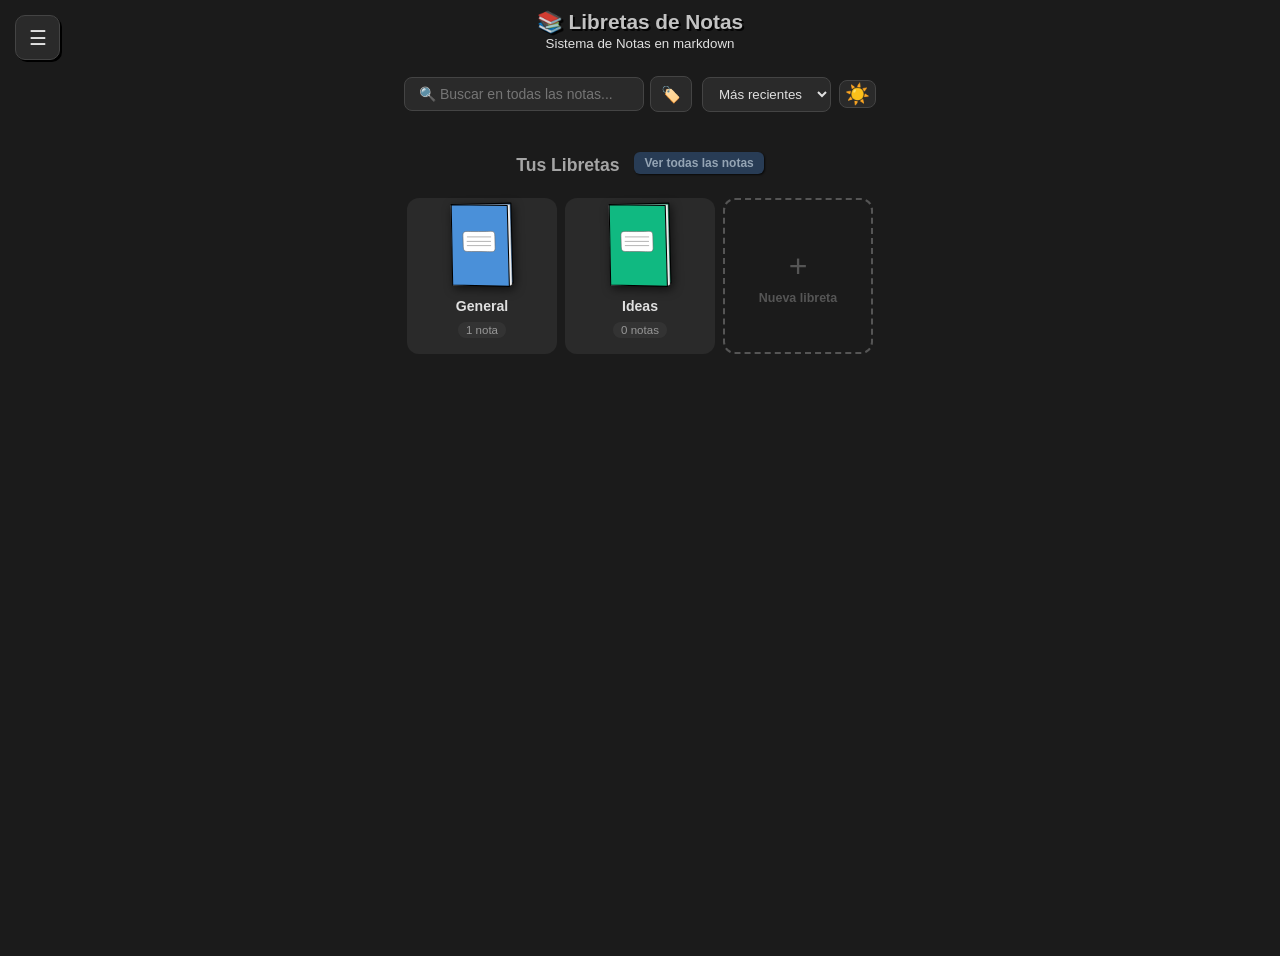
<file: modular/index.html>
<!DOCTYPE html>

<!--
    Libretas de Notas
    Copyright (C) 2025  Daniel Horacio Braga

    Autoría:
    - Concepción, idea original, definición de funcionalidades, dirección
      iterativa del desarrollo, pruebas y criterio estético: Daniel Horacio Braga
    - Escritura del código (HTML, CSS, JavaScript) mediante conversaciones
      de desarrollo asistido por IA: Claude (Anthropic) — https://www.anthropic.com

    This program is free software: you can redistribute it and/or modify
    it under the terms of the GNU General Public License as published by
    the Free Software Foundation, either version 3 of the License, or
    (at your option) any later version.

    This program is distributed in the hope that it will be useful,
    but WITHOUT ANY WARRANTY; without even the implied warranty of
    MERCHANTABILITY or FITNESS FOR A PARTICULAR PURPOSE. See the
    GNU General Public License for more details.

    You should have received a copy of the GNU General Public License
    along with this program. If not, see <https://www.gnu.org/licenses/>.
-->

<html lang="es">
<head>
    <meta charset="UTF-8">
    <meta name="viewport" content="width=device-width, initial-scale=1.0">
    <meta http-equiv="x-dns-prefetch-control" content="off">
    <meta http-equiv="Content-Security-Policy" content="default-src 'self' 'unsafe-inline' data:; script-src 'self' 'unsafe-inline'; img-src 'self' data: https: http:; frame-src https://www.youtube.com https://www.youtube-nocookie.com; connect-src 'self' https://orquidealucinada.net">
    <title>Libretas de Notas</title>
    <script src="marked.min.js"></script>
    <link rel="stylesheet" href="nb_style.css">
</head>
<body>

<button class="hamburger-btn" onclick="toggleSidebar()">☰</button>
<div class="sidebar-overlay" id="sidebarOverlay" onclick="toggleSidebar()"></div>

<aside class="sidebar" id="sidebar">
    <div class="notebooks-list" id="notebooksList" style="margin-top: 60px;"></div>

    <div class="sidebar-section">
        <div class="section-header" onclick="openNewNotebookModal()">
            <span>➕ Nueva Libreta</span>
        </div>
    </div>

    <div class="sidebar-section">
        <div class="section-header" onclick="toggleSection(this)">
            <span>💾 Backup</span>
            <span class="section-toggle">▼</span>
        </div>
        <div class="section-content">
            <div style="font-size:0.75rem;opacity:0.6;margin-bottom:4px;">Local</div>
            <button class="btn btn-success" onclick="exportData()">📤 Exportar JSON</button>
            <button class="btn btn-ghost" onclick="document.getElementById('importFile').click()">📥 Importar JSON</button>
            <input type="file" id="importFile" style="display:none" accept=".json" onchange="importData(event)">
            
            <div style="border-top:1px solid #444;margin:8px 0;"></div>
            <button class="btn btn-danger" onclick="clearAllData()">⚠️ Borrar Todo</button>
        </div>
    </div>

    <div class="sidebar-section" style="padding: 10px 15px; border-top: 1px solid #444;">
        <button class="btn btn-ghost" onclick="openReadme()" style="margin-bottom:0;">📖 README</button>
    </div>
</aside>

    <header class="app-header">
        <a class="app-title" onclick="goHome()" title="Inicio">📚 Libretas de Notas</a><br><small>Sistema de Notas en markdown</small><br>
<div id="unsavedBadge" style="display:none; margin-top:6px; font-size:0.78rem; background:#78520a; color:#fbbf24; padding:3px 12px; border-radius:8px; display:none;">
    ⚠️ Hay cambios sin exportar — <a onclick="exportData()" style="color:#fbbf24; cursor:pointer; text-decoration:underline;">hacer backup</a>
</div>
    </header>
<main class="main-content">
    <div class="top-bar">
        <div class="search-box">
            <input type="text" id="searchInput" placeholder="🔍 Buscar en todas las notas..." oninput="applySearch(this.value)">
            <button id="tagFilterBtn" class="tag-filter-btn" onclick="toggleTagFilterDropdown()" title="Filtrar por etiqueta">🏷️</button>
        </div>
        
        <div class="controls">
            <select class="sort-select" id="sortSelect" onchange="renderNotes()">
                <option value="newest">Más recientes</option>
                <option value="oldest">Más antiguas</option>
                <option value="title">Título A-Z</option>
                <option value="titleDesc">Título Z-A</option>
                <option value="size">Tamaño</option>
            </select>
            <span id="themeToggleBtn" onclick="toggleTheme()" style="cursor:pointer;">☀️</span>
        </div>
    </div>
    <div id="homeScreen" class="home-screen" style="display:none;">
            <div id="homePinnedSection" class="home-pinned-section" style="display:none;"></div>
        <h2>Tus Libretas</h2>

        <div class="home-notebooks-grid" id="homeNotebooksGrid"></div>
    </div>

    <div id="notesView">


    <div class="view-info" id="viewInfo" style="display: none;">
        <h2 id="viewTitle">Todas las notas</h2>
        <button class="btn btn-ghost" onclick="showAllNotes()" style="width: auto;">Ver todas</button>
    </div>

    <div class="filter-info" id="filterInfo">
        <span>Filtrando:</span>
        <span id="filterBadges"></span>
    </div>

    <div class="notes-grid" id="notesGrid"></div>
    </div>
</main>

<!-- Modal nueva libreta -->
<div class="mini-modal-backdrop" id="newNotebookModal" onclick="if(event.target===this)closeNewNotebookModal()">
    <div class="mini-modal">
        <h3>➕ Nueva Libreta</h3>
        <input type="text" id="newNotebookName" class="input-field" placeholder="Nombre de la libreta..."
            onkeydown="if(event.key==='Enter')addNotebook()">
        <div style="display:flex;gap:8px;justify-content:flex-end;margin-top:12px;">
            <button class="btn btn-ghost" onclick="closeNewNotebookModal()" style="width:auto;">Cancelar</button>
            <button class="btn btn-primary" onclick="addNotebook()" style="width:auto;">Crear</button>
        </div>
    </div>
</div>

<!-- Dropdown filtro etiquetas -->
<div id="tagFilterDropdown"></div>

<div id="globalTooltip"></div>

<div id="toast"></div>

<!-- Tags dropdown global (fuera del modal para evitar clipping por overflow) -->
<div id="tagsDropdown" style="display:none;position:fixed;z-index:9000;background:#2a2a2a;border:1px solid #555;border-radius:6px;max-height:200px;overflow-y:auto;box-shadow:0 4px 14px rgba(0,0,0,0.7);min-width:180px;"></div>

<!-- Modal enlazar libretas -->
<div class="link-modal-backdrop" id="linkModalBackdrop" onclick="if(event.target===this)closeLinkModal()">
    <div class="link-modal">
        <h3>🔗 Enlazar con libretas</h3>
        <div class="link-modal-list" id="linkModalList"></div>
        <div id="linkModalViewBtn" style="display:none;margin-bottom:10px;">
            <button class="btn btn-ghost" onclick="viewLinkedAndClose()" style="width:100%;background:#2a1e00;border:1px solid #78520a;color:#fbbf24;">📖 Ver fichas enlazadas</button>
        </div>
        <div style="display:flex;gap:8px;justify-content:flex-end;">
            <button class="btn btn-ghost" onclick="closeLinkModal()" style="width:auto;">Cancelar</button>
            <button class="btn btn-primary" onclick="saveLinkModal()" style="width:auto;">Guardar</button>
        </div>
    </div>
</div>

<div class="modal" id="noteModal">
    <div class="modal-content">
        <div class="modal-header">
            <h2 id="noteModalTitle">Editar Nota</h2>
            <button class="btn btn-ghost" onclick="closeModal('noteModal')" style="width: auto;">✕</button>
        </div>
        
        <div style="display: grid; grid-template-columns: 1fr 1fr; gap: 12px; margin-bottom: 12px;">
            <div>
                <label style="display:block; margin-bottom:4px; font-weight:bold; font-size:0.85rem;">Título</label>
                <input type="text" id="editNoteTitle" class="input-field">
            </div>
            <div>
                <label style="display:block; margin-bottom:4px; font-weight:bold; font-size:0.85rem;">Autor</label>
                <input type="text" id="editNoteAuthor" class="input-field">
            </div>
        </div>

        <div style="display: grid; grid-template-columns: 1fr 1fr; gap: 12px; margin-bottom: 12px;">
            <div>
                <label style="display:block; margin-bottom:4px; font-weight:bold; font-size:0.85rem;">Etiquetas</label>
                <div style="display:flex; gap:5px; align-items:center;">
                    <input type="text" id="editNoteTags" class="input-field" placeholder="tag1, tag2, ..." style="flex:1; margin:0;">
                    <button id="tagsDropdownBtn" onclick="toggleTagsDropdown()" title="Etiquetas existentes"
                        style="flex-shrink:0; height:34px; padding:0 10px; background:#3a3a3a; border:1px solid #555; border-radius:6px; color:#ccc; cursor:pointer; font-size:14px; white-space:nowrap;">🏷 ▾</button>
                </div>
            </div>
            <div>
                <label style="display:block; margin-bottom:4px; font-weight:bold; font-size:0.85rem;">Libreta</label>
                <select id="editNoteNotebook" class="input-field"></select>
            </div>
        </div>

        <div class="toolbar">
            <select onchange="insertMD(this.value, ''); this.selectedIndex=0;">
                <option value="" disabled selected>Hn</option>
                <option value="# ">H1</option>
                <option value="## ">H2</option>
                <option value="### ">H3</option>
            </select>
            <button onclick="insertMD('**', '**')">B</button>
            <button onclick="insertMD('*', '*')"><i>I</i></button>
            <button onclick="insertMD('```\n', '\n```')">Cód</button>
            <button onclick="insertMD('`', '`')">`</button>
            <button onclick="insertMD('- ', '')">List</button>
            <button onclick="insertMD('- [ ] ', '')">☐</button>
            <button onclick="insertMD('> ', '')">"</button>
            <button onclick="insertMD('[', '](url)')">🔗</button>
            <button onclick="insertImgUrl()" title="Insertar imagen por URL">🖼️</button>
            <button onclick="insertMD('---\n', '')">—</button>
        </div>
        
        <textarea id="editNoteContent" class="input-field" style="font-family: monospace; border-radius: 0 0 6px 6px; margin-top: 0; flex: 1; min-height: 200px; resize: vertical;"></textarea>
        
        <div style="display: flex; gap: 8px; margin-top: 15px; justify-content: flex-end;">
            <button class="btn btn-danger" onclick="deleteCurrentNote()" style="margin-right: auto;">🗑️ Borrar</button>
            <button class="btn btn-ghost" onclick="document.getElementById('importMdFile').click()" title="Importar archivo .md">📂 Importar .md</button>
            <input type="file" id="importMdFile" style="display:none" accept=".md,.txt" onchange="importMdFile(event)">
            <button class="btn btn-ghost" onclick="exportCurrentNote()">📝 Exportar .md</button>
            <button class="btn btn-primary" onclick="saveNote()">💾 Guardar</button>
        </div>
    </div>
</div>

<div class="modal" id="previewModal">
    <div class="modal-content">
        <div class="modal-header">
            <h2 id="previewTitle">Vista Previa</h2>
            <div style="display:flex;gap:6px;align-items:center;">
                <button id="pinNoteBtn" class="btn btn-ghost" onclick="togglePinNote()" style="width:auto;font-size:18px;padding:4px 8px;opacity:0.4;" title="Fijar nota">📌</button>
                <button class="btn btn-ghost" onclick="closeModal('previewModal')" style="width: auto;">✕</button>
            </div>
        </div>
        <button class="meta-toggle-btn" id="metaToggleBtn" onclick="togglePreviewMeta()">▶ Metadatos</button>
        <div id="previewMeta" class="meta-collapsible collapsed" style="margin-bottom: 12px; padding: 12px; background: #aaaaaa; border-radius: 8px; color: #222;"></div>
        <div id="previewBody" class="markdown-content preview-body"></div>
        <div style="display: flex; gap: 8px; margin-top: 15px; justify-content: flex-end;">
            <button class="btn btn-danger" onclick="deleteFromPreview()" style="margin-right: auto;">🗑️ Borrar</button>
            <button class="btn btn-ghost" onclick="exportFromPreview()">📝 Exportar .md</button>
            <button class="btn btn-primary" onclick="editFromPreview()">✎ Editar</button>
        </div>
    </div>
</div>

<!-- README MODAL CON ID CORRECTO -->
<div class="modal" id="readmeModal">
    <div class="modal-content">
        <div style="display: flex; justify-content: space-between; align-items: center; margin-bottom: 12px;">
            <div>
                <button class="btn btn-ghost" id="tabES" onclick="switchReadmeTab('ES')" style="width: auto;">🇦🇷 Español</button>
                <button class="btn btn-ghost" id="tabEN" onclick="switchReadmeTab('EN')" style="width: auto;">🇬🇧 English</button>
            </div>
            <button class="btn btn-ghost" onclick="closeModal('readmeModal')" style="width: auto;">✕</button>
        </div>
        <div id="readmeContent" class="markdown-content"></div>
    </div>
</div>

<!-- README CONTENT - IDs CORRECTOS -->
<script type="text/plain" id="readme-es">
# 📚 Libretas de Notas

Sistema de gestión de notas con libretas virtuales, editor Markdown, etiquetas, búsqueda global y exportación JSON.

Sin backend para facilitar el uso y la portabilidad, guarda los datos en el localStorage del navegador, pudiendo exportar todo el contenido a un archivo .json con fecha y hora en el nombre del archivo.

El sistema consta sólo de dos archivos: `notebook.html` y `marked.min.js`. Se incluye una copia local de `marked.min.js` para poder renderizar Markdown sin necesidad de conexión a internet.

## Pantalla de inicio

Al abrir la app o hacer clic en el título "📚 Libretas de Notas" se muestra la **pantalla de inicio** con todas las libretas en una grilla visual. Hacé clic en cualquier libreta para ver sus notas, o usá el botón **+** para crear una nueva.

Las notas fijadas 📌 aparecen arriba de todo, antes de las libretas. Hacé clic en una para abrir su preview.

## Sidebar (☰)

El botón ☰ abre el panel lateral con:
- **➕ Nueva Libreta**: Crear libretas con nombre personalizado
- **💾 Backup**: Exportar e importar datos en JSON
- **📖 README**: Este manual

## Libretas

Cada libreta tiene botones para cambiar color (paleta de 16 colores), enlazar con otras (🔗), renombrar (✎) y eliminar (🗑).

## Notas

Las tarjetas muestran título, autor, libreta, fechas, tamaño y etiquetas. Clic en tarjeta → abre preview. El botón **+** grande crea una nueva nota en la libreta activa.

## Editor

Barra de herramientas: **Hn** (encabezados H1–H3), **B** (negrita), **I** (cursiva), **Cód** (bloque), **`** (inline), **List**, **☐** (checklist), **"** (cita), **🔗** (enlace), **🖼️** (imagen URL), **—** (separador).

También podés importar archivos .md (con o sin frontmatter YAML) y exportar como .md.

## Videos de YouTube

Usá el iframe de embed directamente en el Markdown:
```
<iframe width="560" height="315" src="https://www.youtube.com/embed/ID_VIDEO" allowfullscreen></iframe>
```
Reemplazá `ID_VIDEO` con los caracteres que aparecen después de `v=` en la URL del video.

## Vista previa

-   **Checklists** interactivos (marcar/desmarcar guarda el cambio)
    
-   **Tablas Markdown** con bordes y filas diferenciadas
    
-   **Metadatos** contraíbles en móvil (botón ▶ Metadatos)
    
-   Clic en etiqueta → filtra; clic en libreta → va a esa libreta
    
-   El botón 📌 fija/desfija la nota. Las notas fijadas aparecen en la pantalla de inicio.
    

## Filtros y búsqueda

-   **Búsqueda**: Busca en **todas las notas** (título, autor, contenido, etiquetas)
    
-   🏷️: El botón al lado de la búsqueda abre un dropdown con todas las etiquetas para filtrar globalmente.
    
-   **Etiquetas**: Filtran globalmente
    
-   **Libreta activa**: Solo filtra la vista cuando no hay búsqueda ni etiqueta activa
    
-   **Ver todas**: Desactiva el filtro de libreta
    

## Libretas enlazadas (🔗)

**💡 ¿Para qué sirve enlazar libretas?**  
Enlazar dos o más libretas crea una relación temática o estructural entre ellas. No es una simple etiqueta: es una forma de agrupar conjuntos de notas que pertenecen a un mismo proyecto, idea o contexto.

**Ejemplos prácticos:**

-   Si tienes una libreta "Poemas" y otra "Borradores de poemas", al enlazarlas podrás ver, desde cualquier nota de "Poemas", también todas las notas de "Borradores" (y viceversa).
    
-   Un proyecto de escritura: libretas "Investigación", "Personajes", "Capítulos". Enlázalas para tener una vista unificada.
    
-   Un diario personal: libretas "2023", "2024", "Reflexiones". Al enlazarlas, el badge 🔗 en cualquier nota te mostrará las notas de las tres.
    

**Comportamiento técnico:**

-   Los enlaces son **bidireccionales**: si enlazas A con B, automáticamente B queda enlazada con A.
    
-   Al hacer clic en el badge 🔗 que aparece en las notas pertenecientes a libretas enlazadas, se abre una **vista agrupada** especial: se muestran todas las notas de la libreta actual, seguidas de las notas de cada libreta enlazada, cada grupo con su cabecera de color. Puedes añadir nuevas notas a cualquier grupo desde esa misma vista.
    
-   No hay límite de cuántas libretas puedes enlazar.
    

**Consejo de uso:** Usa los enlaces para construir **contextos de trabajo** más amplios que una sola libreta, sin perder la organización por separado.

## Etiquetas especiales

-   `urgente` → rojo
    
-   `importante` → verde
    

## Backup y datos

-   **Exportar JSON**: Descarga backup completo
    
-   **Importar JSON**: Restaura desde backup
    
-   **Alerta al salir**: Si hubo cambios, al cerrar la página se ofrece hacer backup
    
-   **⚠️ Borrar Todo**: Elimina todo (con confirmación)
    

## Temas

El botón ☀️/🌙 alterna tema oscuro/claro. La preferencia se guarda.

---
## Autoría

- Concepción, idea original, definición de funcionalidades, dirección
  iterativa del desarrollo, pruebas y criterio estético: Daniel Horacio Braga
- Escritura del código (HTML, CSS, JavaScript) mediante conversaciones
  de desarrollo asistido por IA: Claude (Anthropic) — https://www.anthropic.com

---
## Licencia

Este proyecto se distribuye bajo la [GNU General Public License v3.0](https://www.gnu.org/licenses/gpl-3.0.html).


</script>

<script type="text/plain" id="readme-en">
# 📚 Notebooks

Note management system with virtual notebooks, Markdown editor, tags, global search, and JSON export.  

Without a backend for ease of use and portability, it saves data to the browser's localStorage, allowing you to export all content to a .json file with the date and time embedded in the filename.

The system consists of only two files: `notebook.html` and `marked.min.js`. A local copy of `marked.min.js` is included to enable rendering Markdown without an internet connection.

## Home Screen

Opening the app or clicking "📚 Libretas de Notas" shows the **home screen** with all notebooks in a visual grid. Click any notebook to see its notes, or use the **+** button to create a new one.

Pinned notes 📌 appear at the top, before the notebooks. Click on one to open a preview.

## Sidebar (☰)

The ☰ button opens the side panel with:

-   **➕ New Notebook**: Create notebooks with a custom name
-   **💾 Backup**: Export and import data as JSON
-   **📖 README**: This manual

## Notebooks

Each notebook has buttons to change color (16-color palette), link to others (🔗), rename (✎), and delete (🗑).

## Notes

Note cards show title, author, notebook, dates, size, and tags. Click a card to open the preview. The large **+** card creates a new note in the active notebook.

## Editor

Toolbar: **Hn** (headings H1–H3), **B** (bold), **I** (italic), **Cód** (code block), **`** (inline code), **List**, **☐** (checklist), **"** (blockquote), **🔗** (link), **🖼️** (image URL), **—** (horizontal rule).

You can also import .md files (with or without YAML frontmatter) and export notes as .md.

## YouTube Videos

Use the embed iframe directly in Markdown:
```
<iframe width="560" height="315" src="https://www.youtube.com/embed/VIDEO_ID" allowfullscreen></iframe>
```

Replace `VIDEO_ID` with the characters after `v=` in the video URL.

## Preview

-   Interactive **checklists** (checking/unchecking saves the change)
    
-   **Markdown tables** with borders and alternating rows
    
-   **Metadata** collapsible on mobile (▶ Metadatos button)
    
-   Click tag → filter; click notebook name → go to that notebook
    
-   The 📌 button pin/unpin the note. Fixed notes appear on the home screen.
    

## Filters & Search

-   **Search**: Searches **all notes** (title, author, content, tags)
    
-   🏷️: The button next to the search opens a dropdown with all the tags to filter globally.
    
-   **Tags**: Filter globally across all notebooks
    
-   **Active notebook**: Only filters the view when no search or tag filter is active
    
-   **View all**: Clears notebook filter
    

## Linked Notebooks (🔗)

**💡 What is the purpose of linking notebooks?**  
Linking two or more notebooks creates a thematic or structural relationship between them. It is not just a tag; it is a way to group sets of notes that belong to the same project, idea, or context.

**Practical examples:**

-   If you have a notebook "Poems" and another "Drafts of poems", linking them allows you to see, from any note in "Poems", all notes in "Drafts" (and vice versa).
    
-   A writing project: notebooks "Research", "Characters", "Chapters". Link them to have a unified view.
    
-   A personal journal: notebooks "2023", "2024", "Reflections". When linked, the 🔗 badge on any note will show you notes from all three.
    

**Technical behavior:**

-   Links are **bidirectional**: if you link A with B, B automatically becomes linked with A.
    
-   Clicking the 🔗 badge that appears on notes belonging to linked notebooks opens a special **grouped view**: all notes from the current notebook are shown, followed by notes from each linked notebook, each group with its colored header. You can add new notes to any group from that same view.
    
-   There is no limit on how many notebooks you can link.
    

**Usage tip:** Use links to build **broader working contexts** that go beyond a single notebook, without losing separate organization.

## Special Tags

-   `urgente` → red
    
-   `importante` → green
    

## Backup & Data

-   **Export JSON**: Download full backup
    
-   **Import JSON**: Restore from backup
    
-   **Leave alert**: If there are unsaved changes, closing the page offers a backup
    
-   **⚠️ Delete All**: Clears all data (with confirmation)
    

## Themes

The ☀️/🌙 button toggles dark/light theme. Preference is saved.

---
## Authorship

- Concept, original idea, feature definition, iterative direction of development,
  testing and aesthetic criteria: Daniel Horacio Braga
- Code writing (HTML, CSS, JavaScript) through AI-assisted development
  conversations: Claude (Anthropic) — https://www.anthropic.com

---
## License

This project is distributed under the [GNU General Public License v3.0](https://www.gnu.org/licenses/gpl-3.0.html).

</script>

<script src="nb_functions.js"></script>

</body>
</html>
</file>
<file: modular/nb_style.css>
/*
    Libretas de Notas
    Copyright (C) 2025  Daniel Horacio Braga

    Autoría:
    - Concepción, idea original, definición de funcionalidades, dirección
      iterativa del desarrollo, pruebas y criterio estético: Daniel Horacio Braga
    - Escritura del código (HTML, CSS, JavaScript) mediante conversaciones
      de desarrollo asistido por IA: Claude (Anthropic) — https://www.anthropic.com

    This program is free software: you can redistribute it and/or modify
    it under the terms of the GNU General Public License as published by
    the Free Software Foundation, either version 3 of the License, or
    (at your option) any later version.

    This program is distributed in the hope that it will be useful,
    but WITHOUT ANY WARRANTY; without even the implied warranty of
    MERCHANTABILITY or FITNESS FOR A PARTICULAR PURPOSE. See the
    GNU General Public License for more details.

    You should have received a copy of the GNU General Public License
    along with this program. If not, see <https://www.gnu.org/licenses/>.
*/

        * { margin: 0; padding: 0; box-sizing: border-box; }
        
        body { 
            font-family: -apple-system, BlinkMacSystemFont, 'Segoe UI', Roboto, sans-serif; 
            background: #1b1b1b; 
            min-height: 100vh;
            color: #e0e0e0;
        }

        .hamburger-btn {
            position: fixed;
            top: 15px;
            left: 15px;
            width: 45px;
            height: 45px;
            background: #2a2a2a;
            border: 1px solid #444;
            border-radius: 10px;
            color: #e0e0e0;
            font-size: 20px;
            cursor: pointer;
            z-index: 2001;
            display: flex;
            align-items: center;
            justify-content: center;
            box-shadow: 2px 2px 0 #000;
        }

        .hamburger-btn:hover { background: #3a3a3a; }

        .sidebar {
            width: 260px;
            background: #242424;
            border-right: 2px solid #444;
            display: flex;
            flex-direction: column;
            height: 100vh;
            position: fixed;
            left: 0;
            top: 0;
            z-index: 2000;
            transform: translateX(-100%);
        }

        .sidebar.open { transform: translateX(0); }

        .sidebar-overlay {
            position: fixed;
            inset: 0;
            background: rgba(0,0,0,0.6);
            display: none;
            z-index: 1999;
        }

        .sidebar-overlay.show { display: block; }

        .sidebar-header {
            padding: 15px;
            border-bottom: 1px solid #444;
            text-align: center;
            margin-top: 60px;
        }

        .sidebar-header h1 {
            font-size: 1.3rem;
            margin-bottom: 3px;
            text-shadow: 2px 2px 0px #000;
        }

        .sidebar-header p {
            font-size: 0.8rem;
            opacity: 0.7;
        }

        .notebooks-list {
            flex: 1;
            overflow-y: auto;
            padding: 10px;
            display: flex;
            flex-direction: column;
            gap: 10px;
        }

        .notebook-item {
            display: flex;
            flex-direction: row;
            align-items: center;
            gap: 10px;
            padding: 6px 8px;
            background: #2a2a2a;
            border-radius: 10px;
            border: 2px solid #444;
            cursor: pointer;
            position: relative;
        }

        .notebook-item:hover { border-color: #666; background: #333; }
        .notebook-item.active { border-color: #4f46e5; background: #2e2e3e; }

        .notebook-icon {
            width: 56px;
            height: 73px;
            flex-shrink: 0;
            pointer-events: none;
        }

        .notebook-icon svg {
            width: 100%;
            height: 100%;
            filter: drop-shadow(2px 2px 4px rgba(0,0,0,0.5));
        }

        .notebook-title {
            font-weight: bold;
            font-size: 0.85rem;
            text-align: left;
            margin-bottom: 2px;
            word-break: break-word;
            pointer-events: none;
        }

        .notebook-count {
            font-size: 0.7rem;
            opacity: 0.7;
            background: #3a3a3a;
            padding: 1px 6px;
            border-radius: 8px;
            pointer-events: none;
            display: inline-block;
        }

        .notebook-info {
            flex: 1;
            min-width: 0;
        }

        .notebook-actions {
            display: flex;
            gap: 3px;
            flex-shrink: 0;
            flex-direction: column;
            align-items: center;
        }

        .notebook-actions-row {
            display: flex;
            gap: 3px;
        }

        .btn-icon {
            background: #3a3a3a;
            border: 1px solid #555;
            color: #e0e0e0;
            width: 26px;
            height: 26px;
            border-radius: 6px;
            cursor: pointer;
            font-size: 12px;
            display: flex;
            align-items: center;
            justify-content: center;
            transition: background 0.15s, border-color 0.15s;
        }

        .btn-icon:hover { background: #555; border-color: #777; }
        .btn-icon.btn-link { color: #79addc; border-color: #2e4a6e; background: #1e2a3a; }
        .btn-icon.btn-link:hover { background: #2e3a4a; border-color: #4a7aac; }
        .btn-icon.btn-link.linked { color: #fbbf24; border-color: #78520a; background: #2a1e00; }
        .btn-icon.btn-link.linked:hover { background: #3a2e00; }
        .btn-icon.btn-delete { color: #f87171; border-color: #7f1d1d; background: #2a1010; }
        .btn-icon.btn-delete:hover { background: #3a1818; border-color: #b91c1c; }

        .color-btn-wrapper {
            position: relative;
            width: 26px;
            height: 26px;
            border-radius: 6px;
            border: 1px solid #555;
            overflow: visible;
            cursor: pointer;
        }

        .color-btn-display {
            width: 100%;
            height: 100%;
            border-radius: 5px;
            pointer-events: none;
        }

        /* Grilla de colores */
        .color-grid-popup {
            display: none;
            position: absolute;
            right: 0;
            top: 30px;
            background: #242424;
            border: 1px solid #555;
            border-radius: 8px;
            padding: 6px;
            grid-template-columns: repeat(4, 22px);
            gap: 4px;
            z-index: 9999;
            box-shadow: 2px 4px 12px rgba(0,0,0,0.7);
        }

        .color-grid-popup.open { display: grid; }

        .color-swatch {
            width: 22px;
            height: 22px;
            border-radius: 4px;
            cursor: pointer;
            border: 2px solid transparent;
            transition: border-color 0.1s, transform 0.1s;
        }

        .color-swatch:hover { border-color: #fff; transform: scale(1.15); }

        /* Modal de libretas relacionadas */
        .link-modal-backdrop {
            position: fixed;
            inset: 0;
            background: rgba(0,0,0,0.7);
            z-index: 5000;
            display: flex;
            align-items: center;
            justify-content: center;
            display: none;
        }

        .link-modal-backdrop.open { display: flex; }

        .link-modal {
            background: #242424;
            border: 1px solid #555;
            border-radius: 12px;
            padding: 20px;
            min-width: 260px;
            max-width: 320px;
            width: 90%;
            box-shadow: 2px 4px 20px rgba(0,0,0,0.8);
        }

        .link-modal h3 {
            margin-bottom: 14px;
            font-size: 0.95rem;
            border-bottom: 1px solid #444;
            padding-bottom: 8px;
        }

        .link-modal-list {
            display: flex;
            flex-direction: column;
            gap: 6px;
            max-height: 300px;
            overflow-y: auto;
            margin-bottom: 14px;
        }

        .link-modal-item {
            display: flex;
            align-items: center;
            gap: 10px;
            padding: 7px 10px;
            border-radius: 8px;
            background: #2a2a2a;
            border: 1px solid #444;
            cursor: pointer;
            transition: background 0.15s;
        }

        .link-modal-item:hover { background: #333; }
        .link-modal-item.selected { background: #2e2e3e; border-color: #4f46e5; }

        .link-modal-item input[type=checkbox] { accent-color: #4f46e5; width: 16px; height: 16px; }

        /* Indicador de libreta en ficha: clicable */
        .note-nb-badge {
            cursor: pointer;
            padding: 2px 7px;
            border-radius: 4px;
            font-size: 0.7rem;
            display: inline-flex;
            align-items: center;
            gap: 3px;
            background: #353535;
            border: 1px solid transparent;
            transition: background 0.15s;
            position: relative;
            text-shadow: 1px 1px 0 var(--bg-primary);
        }

        .note-nb-badge:hover { background: #404040; }
        .note-nb-badge.has-links { border-color: #78520a; background: #2a2000; }
        .note-nb-badge.has-links:hover { background: #3a2e00; }

        /* Tooltip de libretas relacionadas */
        #globalTooltip {
            position: fixed;
            background: #777777;
            border: 1px solid #555;
            border-radius: 7px;
            padding: 7px 10px;
            font-size: 0.75rem;
            white-space: nowrap;
            z-index: 99999;
            pointer-events: none;
            box-shadow: 2px 2px 8px rgba(0,0,0,0.5);
            color: #e0e0e0;
            display: none;
            line-height: 1.6;
        }
        body.light #globalTooltip { background: #f0f0f0; border-color: #aaa; color: #222; }

        /* Vista de libretas relacionadas agrupadas */
        .related-group-header {
            grid-column: 1 / -1;
            padding: 8px 12px;
            margin-top: 10px;
            font-weight: bold;
            font-size: 0.85rem;
            border-left: 3px solid;
            background: #555555;
            border-radius: 0 6px 6px 0;
            color: #eeeeee;
        }

        .sidebar-section { border-top: 1px solid #444; }

        .section-header {
            padding: 10px 15px;
            background: #2a2a2a;
            cursor: pointer;
            display: flex;
            justify-content: space-between;
            align-items: center;
            font-weight: bold;
            font-size: 0.85rem;
            user-select: none;
        }

        .section-header:hover { background: #333; }
        .section-toggle { font-size: 0.7rem; }

        .section-content {
            max-height: 0;
            overflow: hidden;
        }

        .section-content.expanded {
            max-height: 500px;
            padding: 10px 15px;
        }

        .btn {
            padding: 8px;
            border: none;
            border-radius: 6px;
            cursor: pointer;
            font-weight: bold;
            width: 100%;
            margin-bottom: 6px;
            font-size: 12px;
            box-shadow: 1px 1px 2px #000;
        }

        .btn:hover { filter: brightness(1.15); }
        .btn-primary { background: #4f46e5; color: white; }
        .btn-success { background: #10b981; color: white; }
        .btn-danger { background: #ef4444; color: white; }
        .btn-ghost { background: #2e4a6e; color: #c8dff5; }

        .input-field {
            width: 100%;
            padding: 8px;
            margin: 4px 0;
            border: 1px solid #444;
            border-radius: 6px;
            background: #2a2a2a;
            color: #e0e0e0;
            font-size: 0.85rem;
        }

        .input-field:focus { outline: none; border-color: #4f46e5; }

        .sidebar-header {
            display: none;
        }

        .app-header {
            text-align: center;
            margin-bottom: 4px;
            margin-top:10px;
        }

        .app-title {
            display: inline-flex;
            align-items: baseline;
            gap: 8px;
            font-size: 1.3rem;
            font-weight: bold;
            text-shadow: 2px 2px 0 #000;
            cursor: pointer;
            text-decoration: none;
            color: inherit;
            opacity: 0.85;
            transition: opacity 0.15s;
        }

        .app-title:hover { opacity: 1; }

        .app-title span {
            font-size: 0.8rem;
            font-weight: normal;
            opacity: 0.5;
        }

        .main-content {
            flex: 1;
            padding: 20px;
            padding-top: 20px;
            min-height: 100vh;
            width: 100%;
        }

        .top-bar {
            display: flex;
            justify-content: center;
            align-items: center;
            margin-bottom: 20px;
            gap: 10px;
            flex-wrap: wrap;
        }

        .search-box {
            display: flex;
            gap: 6px;
            align-items: center;
        }

        .search-box input {
            padding: 8px 14px;
            border: 1px solid #444;
            border-radius: 8px;
            background: #2a2a2a;
            color: #e0e0e0;
            font-size: 14px;
            width: 240px;
        }

        .search-box input:focus { outline: none; border-color: #4f46e5; }

        .controls {
            display: flex;
            gap: 8px;
            align-items: center;
        }

        .sort-select {
            padding: 8px 12px;
            border: 1px solid #444;
            border-radius: 8px;
            background: #2a2a2a;
            color: #e0e0e0;
            cursor: pointer;
        }

        #themeToggleBtn {
            cursor: pointer;
            font-size: 20px;
            padding: 1px 5px 1px 5px;
            background: #2a2a2a;
            border: 1px solid #444;
            border-radius: 8px;
        }

        .view-info {
            margin-bottom: 15px;
            padding: 12px 15px;
            background: #555555;
            border-radius: 8px;
            border-left: 4px solid #4f46e5;
            display: flex;
            justify-content: space-between;
            align-items: center;
        }

        .view-info h2 {
            margin: 0;
            font-size: 1.1rem;
            display: flex;
            align-items: center;
            gap: 8px;
        }

        .filter-info {
            margin-bottom: 15px;
            padding: 10px 15px;
            background: #2a2a2a;
            border-radius: 8px;
            display: none;
            align-items: center;
            gap: 10px;
            flex-wrap: wrap;
        }

        .filter-info.show { display: flex; }

        .filter-badge {
            background: #4f46e5;
            color: white;
            padding: 4px 12px;
            border-radius: 15px;
            font-size: 0.85rem;
            display: flex;
            align-items: center;
            gap: 8px;
        }

        .filter-badge button {
            background: none;
            border: none;
            color: white;
            cursor: pointer;
            font-weight: bold;
        }

        .notes-grid {
            display: grid;
            grid-template-columns: repeat(auto-fill, minmax(280px, 1fr));
            gap: 15px;
        }

        .note-card {
            background: #2e2e2e;
            border-radius: 10px;
            padding: 15px;
            border: 1px solid #444;
            box-shadow: 2px 2px 0 #000;
            cursor: pointer;
            display: flex;
            flex-direction: column;
            height: 360px;
            overflow: hidden;
            color: #fff;
        }

        .note-card:hover {
            transform: translateY(-2px);
            box-shadow: 4px 4px 0 #000;
            border-color: #666;
        }

        .note-title {
            font-size: 1rem;
            font-weight: bold;
            margin-bottom: 6px;
            color: #fff;
            line-height: 1.3;
        }

        .note-meta {
            display: flex;
            flex-wrap: wrap;
            gap: 6px;
            font-size: 0.7rem;
            opacity: 0.8;
            margin-bottom: 8px;
        }

        .note-meta span {
            background: #3a3a3a;
            padding: 2px 6px;
            border-radius: 4px;
        }

        .note-tags {
            display: flex;
            flex-wrap: wrap;
            gap: 4px;
            margin-bottom: 10px;
        }

        .tag {
            background: #1e2a3a;
            color: #79addc;
            padding: 2px 8px;
            border-radius: 4px;
            font-size: 10px;
            cursor: pointer;
            border: 1px solid #333;
        }

        .tag:hover { background: #2a3a4a; }
        .tag-urgente { background: #7f1d1d; color: #fecaca; }
        .tag-importante { background: #14532d; color: #bbf7d0; }

        .note-preview {
            color: #ccc;
            font-size: 0.78rem;
            line-height: 1.5;
            flex: 1;
            overflow: hidden;
            mask-image: linear-gradient(to bottom, black 60%, transparent 100%);
            -webkit-mask-image: linear-gradient(to bottom, black 60%, transparent 100%);
        }
        .note-preview ul, .note-preview ol { padding-left: 1.2em; margin: 2px 0; }
        .note-preview li { margin: 1px 0; }
        .note-preview ul ul, .note-preview ol ol, .note-preview ul ol, .note-preview ol ul { padding-left: 1.2em; }
        .note-preview p { margin: 2px 0; }
        .note-preview h1, .note-preview h2, .note-preview h3 { font-size: 0.85rem; margin: 3px 0; }
        .note-preview input[type=checkbox] { pointer-events: none; margin-right: 3px; }
        .note-preview .done-item { background: #1a5c2a; color: #fff; border-radius: 3px; padding: 0 3px; }
        .note-preview code { background: #333; color: #f48fb1; padding: 1px 3px; border-radius: 2px; font-size: 0.75rem; }
        .note-preview pre { background: #111; padding: 4px 8px; border-radius: 4px; overflow: hidden; font-size: 0.72rem; }

        .add-note-card {
            background: transparent;
            border: 2px dashed #555;
            display: flex;
            align-items: center;
            justify-content: center;
            height: 360px;
            min-height: 160px;
            cursor: pointer;
            font-size: 2.5rem;
            color: #666;
            border-radius: 10px;
        }

        .add-note-card:hover {
            border-color: #888;
            color: #aaa;
            background: #2c2c2c;
        }

        .empty-state {
            text-align: center;
            padding: 60px 20px;
            opacity: 0.5;
            grid-column: 1 / -1;
        }

        .modal {
            position: fixed;
            inset: 0;
            background: rgba(0,0,0,0.85);
            display: none;
            z-index: 3000;
            align-items: center;
            justify-content: center;
            padding: 20px;
        }

        .modal.show { display: flex; }

        .modal-content {
            background: #242424;
            color: #e0e0e0;
            padding: 25px;
            border-radius: 12px;
            width: 100%;
            max-width: 900px;
            height: 98vh;
            max-height: 98vh;
            overflow-y: auto;
            border: 1px solid #444;
            display: flex;
            flex-direction: column;
        }

        .modal-header {
            display: flex;
            justify-content: space-between;
            align-items: center;
            margin-bottom: 15px;
            padding-bottom: 12px;
            border-bottom: 1px solid #444;
        }

        .toolbar {
            display: flex;
            gap: 4px;
            background: #333;
            padding: 6px;
            border: 1px solid #555;
            border-bottom: none;
            border-radius: 6px 6px 0 0;
            flex-wrap: wrap;
        }

        .toolbar select, .toolbar button {
            padding: 5px 8px;
            cursor: pointer;
            font-size: 11px;
            font-weight: bold;
            border-radius: 4px;
            border: 1px solid #555;
            background: #2a2a2a;
            color: #ddd;
        }

        #toast {
            position: fixed;
            bottom: 30px;
            left: 50%;
            transform: translateX(-50%);
            padding: 10px 20px;
            border-radius: 8px;
            font-weight: bold;
            font-size: 13px;
            z-index: 9999;
            display: none;
        }

        #toast.success { background: #10b981; color: white; }
        #toast.error { background: #ef4444; color: white; }
        #toast.show { display: block; }

        .markdown-content h1 { font-size: 1.6rem; margin: 12px 0 8px; border-bottom: 2px solid #444; padding-bottom: 4px; }
        .markdown-content h2 { font-size: 1.3rem; margin: 10px 0 6px; border-bottom: 1px solid #444; padding-bottom: 3px; }
        .markdown-content pre { background: #111; padding: 12px; border-radius: 6px; overflow-x: auto; }
        .markdown-content code { background: #333; color: #f48fb1; padding: 2px 5px; border-radius: 3px; }
        .markdown-content img { max-width: 100%; height: auto; border-radius: 6px; display: block; }
        .markdown-content ul, .markdown-content ol { padding-left: 1.6em; margin: 6px 0; }
        .markdown-content li { margin: 3px 0; }
        .markdown-content ul ul, .markdown-content ol ol, .markdown-content ul ol, .markdown-content ol ul { padding-left: 1.4em; margin: 2px 0; }
        .markdown-content p { margin: 6px 0; }
        /* Tablas markdown */
        .markdown-content table { border-collapse: collapse; width: 100%; margin: 10px 0; font-size: 0.88rem; }
        .markdown-content th { background: #333; color: #e0e0e0; padding: 7px 12px; border: 1px solid #555; text-align: left; font-weight: bold; }
        .markdown-content td { padding: 6px 12px; border: 1px solid #444; }
        .markdown-content tr:nth-child(even) td { background: #242424; }
        .markdown-content tr:nth-child(odd) td { background: #1e1e1e; }
        .markdown-content tr:hover td { background: #2a2a3a; }
        body.light .markdown-content th { background: #c0c0c0; color: #111; border-color: #aaa; }
        body.light .markdown-content td { border-color: #bbb; }
        body.light .markdown-content tr:nth-child(even) td { background: #e0e0e0; }
        body.light .markdown-content tr:nth-child(odd) td { background: #ececec; }
        body.light .markdown-content tr:hover td { background: #d8d8f0; }
        /* Videos embed (iframe) */
        .markdown-content iframe { max-width: 100%; border-radius: 6px; border: none; display: block; margin: 8px 0; }
        /* Checklists en preview */
        .markdown-content input[type=checkbox] { cursor: pointer; margin-right: 5px; accent-color: #10b981; width: 15px; height: 15px; vertical-align: middle; }
        .markdown-content li.task-list-item { list-style: none; margin-left: -1em; padding: 2px 4px; border-radius: 4px; }
        .markdown-content li.task-list-item.checked { /*background: #145228;*/ color: #fff; }
        /* Metadata contraíble en móvil */
.meta-toggle-btn { 
    width: 100%; 
    padding: 6px 10px; 
    background: #333; 
    border: 1px solid #555; 
    border-radius: 6px; 
    color: #ccc; 
    cursor: pointer; 
    font-size: 0.8rem; 
    text-align: left; 
    margin-bottom: 4px; 
}
.meta-collapsible { 
    transition: none;
    overflow: visible; 
}
.meta-collapsible.collapsed { 
    display: none; 
}

        .preview-body { background: #1a1a1a; padding: 20px; border-radius: 8px; max-height: 90vh; overflow-y: auto; color: #e0e0e0; }

        body.light .preview-body { background: #c3c3c3; color: #000; }
        body.light .markdown-content h1 { border-bottom-color: #bbb; }
        body.light .markdown-content h2 { border-bottom-color: #ccc; }
        body.light .markdown-content pre { background: #d4d4d4; color: #222; }
        body.light .markdown-content code { background: #d0d0d0; color: #5a2d7a; }

        body.light { background: #c3c3c3; color: #000; }
        body.light .hamburger-btn { background: #c0c0c0; border-color: #999; color: #222; }
        body.light .hamburger-btn:hover { background: #b0b0b0; }
        body.light .sidebar { background: #d0d0d0; border-right-color: #aaa; color: #222; }
        body.light .sidebar-section { border-top-color: #bbb; }
        body.light .section-header { background: #c8c8c8; }
        body.light .section-header:hover { background: #bbb; }
        body.light .notebook-item { background: #c4c4c4; border-color: #aaa; color: #222; }
        body.light .notebook-item:hover { background: #b8b8b8; border-color: #888; }
        body.light .notebook-item.active { background: #b0b0c8; border-color: #4f46e5; }
        body.light .notebook-count { background: #b8b8b8; }
        body.light .note-card { background: #f0f0f0; color: #000; border-color: #ccc; box-shadow: 2px 2px 0 #bbb; }
        body.light .note-card:hover { border-color: #999; box-shadow: 4px 4px 0 #aaa; }
        body.light .note-title { color: #111; }
        body.light .note-preview { color: #000; }
        body.light .note-meta span { background: #d0d0d0; }
        body.light .tag { background: #d4d4e8; color: #3730a3; border-color: #bbb; }
        body.light .tag:hover { background: #c4c4d8; }
        body.light .tag-urgente { background: #7f1d1d; color: #fecaca; }
        body.light .tag-importante { background: #14532d; color: #bbf7d0; }
        body.light .search-box input { background: #ddd; border-color: #bbb; color: #222; }
        body.light .sort-select { background: #ddd; border-color: #bbb; color: #222; }
        body.light .view-info { background: #d8d8d8; }
        body.light .filter-info { background: #d8d8d8; }
        body.light .input-field { background: #ddd; border-color: #bbb; color: #222; }
        body.light .modal-content { background: #e4e4e4; color: #222; border-color: #bbb; }
        body.light .toolbar { background: #d0d0d0; border-color: #bbb; }
        body.light .toolbar select, body.light .toolbar button { background: #c4c4c4; border-color: #aaa; color: #222; }
        body.light .app-title { text-shadow: 1px 1px 0 #bbb; }
        body.light #themeToggleBtn { background: #d0d0d0; border-color: #bbb; }
        body.light .btn-icon { background: #b8b8b8; border-color: #999; color: #222; }
        body.light .btn-icon:hover { background: #aaa; }
        body.light .btn-icon.btn-link { color: #1d4ed8; border-color: #93c5fd; background: #dbeafe; }
        body.light .btn-icon.btn-link.linked { color: #92400e; border-color: #fbbf24; background: #fef3c7; }
        body.light .btn-icon.btn-delete { color: #b91c1c; border-color: #fca5a5; background: #fee2e2; }
        body.light .color-btn-wrapper { border-color: #999; }
        body.light .color-grid-popup { background: #e0e0e0; border-color: #bbb; }
        body.light .link-modal { background: #e4e4e4; border-color: #bbb; color: #222; }
        body.light .link-modal-item { background: #d8d8d8; border-color: #bbb; }
        body.light .link-modal-item:hover { background: #ccc; }
        body.light .note-nb-badge {color: #666; text-shadow: 1px 1px 0 #000;}
        @media (max-width: 600px) {
            .modal {
                padding: 3px;
                align-items: stretch;
            }
            .modal-content {
                padding: 6px 3px 3px 3px;
                border-radius: 6px;
                max-height: 100dvh;
                height: 100dvh;
                display: flex;
                flex-direction: column;
                overflow: hidden;
            }
            .modal-header {
                margin-bottom: 4px;
                padding-bottom: 4px;
                flex-shrink: 0;
            }
            /* Campos de edición — no crecen, no encojen */
            #noteModal .modal-content > div:nth-child(2),
            #noteModal .modal-content > div:nth-child(3) {
                flex-shrink: 0;
                gap: 4px;
                margin-bottom: 4px;
            }
            /* Toolbar fija */
            .toolbar { flex-shrink: 0; }
            /* Textarea ocupa todo el espacio restante */
            #editNoteContent {
                flex: 1 1 0;
                min-height: 0;
                resize: none;
                overflow-y: auto;
            }
            /* Botones al pie — fijos, no se pierden */
            #noteModal .modal-content > div:last-child,
            #previewModal .modal-content > div:last-child {
                flex-shrink: 0;
                margin-top: 4px;
            }
            
            #readmeModal .modal-content {
                overflow-y: auto;
            }
            
            /* Preview: metadata compacta, cuerpo scrolleable */
            #previewMeta {
                flex-shrink: 0;
                margin-bottom: 4px;
                padding: 6px;
            }
            .preview-body {
                flex: 1 1 0;
                min-height: 0;
                max-height: unset;
                overflow-y: auto;
                padding: 8px;
            }
        }

        body.light .nb-tooltip-placeholder { display: none; }

        /* Pantalla de inicio — grilla de libretas */
        .home-screen { padding: 20px; justify-content: center;}
        .home-screen h2 { text-align: center; margin-bottom: 18px; font-size: 1.1rem; opacity: 0.7; }
        .home-notebooks-grid {
            /*display: grid;
            grid-template-columns: repeat(auto-fill, minmax(150px, 1fr));
            gap: 8px;
            justify-items: center;
            margin: auto;
            justify-content: center;*/
            display: flex;
            flex-wrap: wrap;
            gap: 8px;
            justify-content: center;
        }
        .home-nb-card {
            display: flex;
            flex-direction: column;
            align-items: center;
            gap: 8px;
            cursor: pointer;
            padding: px 1px 4px 1px;
            border-radius: 12px;
            border: 2px solid transparent;
            background: #2a2a2a;
            width: /*100%*/ 150px;
            /*max-width: 160px;*/
            transition: border-color 0.15s, background 0.15s;
            text-align: center;
        }
        .home-nb-card:hover { border-color: #666; background: #333; }
        .home-nb-card .home-nb-icon { width: 70px; height: 90px;padding-bottom: 0;margin-bottom: 0; }
        .home-nb-card .home-nb-icon svg { width: 100%; height: 100%; filter: drop-shadow(2px 3px 5px rgba(0,0,0,0.6)); }
        .home-nb-card .home-nb-name { font-weight: bold; font-size: 0.88rem; word-break: break-word; }
        .home-nb-name {padding-top: 0; margin-top: 0;}
        .home-nb-card .home-nb-count { font-size: 0.72rem; opacity: 0.6; background: #3a3a3a; padding: 2px 8px; border-radius: 8px; }
        .home-nb-add {
            display: flex;
            flex-direction: column;
            align-items: center;
            justify-content: center;
            gap: 6px;
            cursor: pointer;
            padding: 14px 10px;
            border-radius: 12px;
            border: 2px dashed #555;
            background: transparent;
            width: 150px /*100%*/;
            height: 156px /*100%*/;
            /*max-width: 180px;*/
            font-size: 2rem;
            color: #555;
            transition: border-color 0.15s, color 0.15s;
        }
        .home-nb-add:hover { border-color: #888; color: #aaa; }
        .home-nb-add span { font-size: 0.78rem; font-weight: bold; }
        body.light .home-nb-card { background: #c8c8c8; }
        body.light .home-nb-card:hover { background: #bbb; border-color: #888; }
        body.light .home-nb-add { border-color: #aaa; color: #999; }
        body.light .home-nb-count { background: #b8b8b8; }

        /* Notas fijadas en home */
        .home-pinned-section { margin-bottom: 18px; }
        .home-pinned-section h3 { font-size: 0.82rem; opacity: 0.6; margin-bottom: 8px; letter-spacing: 0.05em; text-transform: uppercase;text-align: center; }
        .home-pinned-grid { display: flex; flex-wrap: wrap; gap: 8px;justify-content: center; }
        .home-pinned-card {
            background: #2e2e3e; border: 1px solid #4f46e5; border-radius: 8px;
            padding: 7px 14px; font-size: 0.85rem; font-weight: bold; cursor: pointer;
            color: #c8c8ff; transition: background 0.15s, border-color 0.15s;
            white-space: nowrap; max-width: 220px; overflow: hidden; text-overflow: ellipsis;
        }
        .home-pinned-card:hover { background: #3a3a50; border-color: #818cf8; }
        body.light .home-pinned-card { background: #e8e8f8; color: #3730a3; border-color: #818cf8; }
        body.light .home-pinned-card:hover { background: #d8d8f0; }

        /* Modal nueva libreta */
        .mini-modal-backdrop {
            position: fixed; inset: 0; background: rgba(0,0,0,0.7);
            z-index: 5000; display: none; align-items: center; justify-content: center;
        }
        .mini-modal-backdrop.open { display: flex; }
        .mini-modal {
            background: #242424; border: 1px solid #555; border-radius: 12px;
            padding: 24px 20px 18px; width: 90%; max-width: 320px;
            box-shadow: 2px 4px 20px rgba(0,0,0,0.8);
        }
        .mini-modal h3 { margin-bottom: 14px; font-size: 1rem; }
        body.light .mini-modal { background: #e4e4e4; border-color: #bbb; color: #222; }

        /* Botón filtro etiquetas */
        .tag-filter-btn {
            flex-shrink: 0; height: 36px; padding: 0 10px;
            background: #2a2a2a; border: 1px solid #444; border-radius: 8px;
            color: #ccc; cursor: pointer; font-size: 16px;
        }
        .tag-filter-btn.active { border-color: #4f46e5; background: #2e2e3e; color: #818cf8; }
        body.light .tag-filter-btn { background: #ddd; border-color: #bbb; color: #555; }
        body.light .tag-filter-btn.active { border-color: #4f46e5; background: #e8e8ff; }

        /* Dropdown filtro etiquetas */
        #tagFilterDropdown {
            display: none; position: fixed; z-index: 9000;
            background: #2a2a2a; border: 1px solid #555; border-radius: 8px;
            max-height: 240px; overflow-y: auto;
            box-shadow: 0 4px 14px rgba(0,0,0,0.7); min-width: 180px; padding: 6px 0;
        }
        #tagFilterDropdown .tfd-item {
            padding: 7px 14px; cursor: pointer; font-size: 0.85rem;
            display: flex; align-items: center; gap: 8px;
        }
        #tagFilterDropdown .tfd-item:hover { background: #3a3a3a; }
        #tagFilterDropdown .tfd-item.active { background: #2e2e3e; color: #818cf8; }
        body.light #tagFilterDropdown { background: #e8e8e8; border-color: #bbb; color: #222; }
        body.light #tagFilterDropdown .tfd-item:hover { background: #d8d8d8; }
</file>
